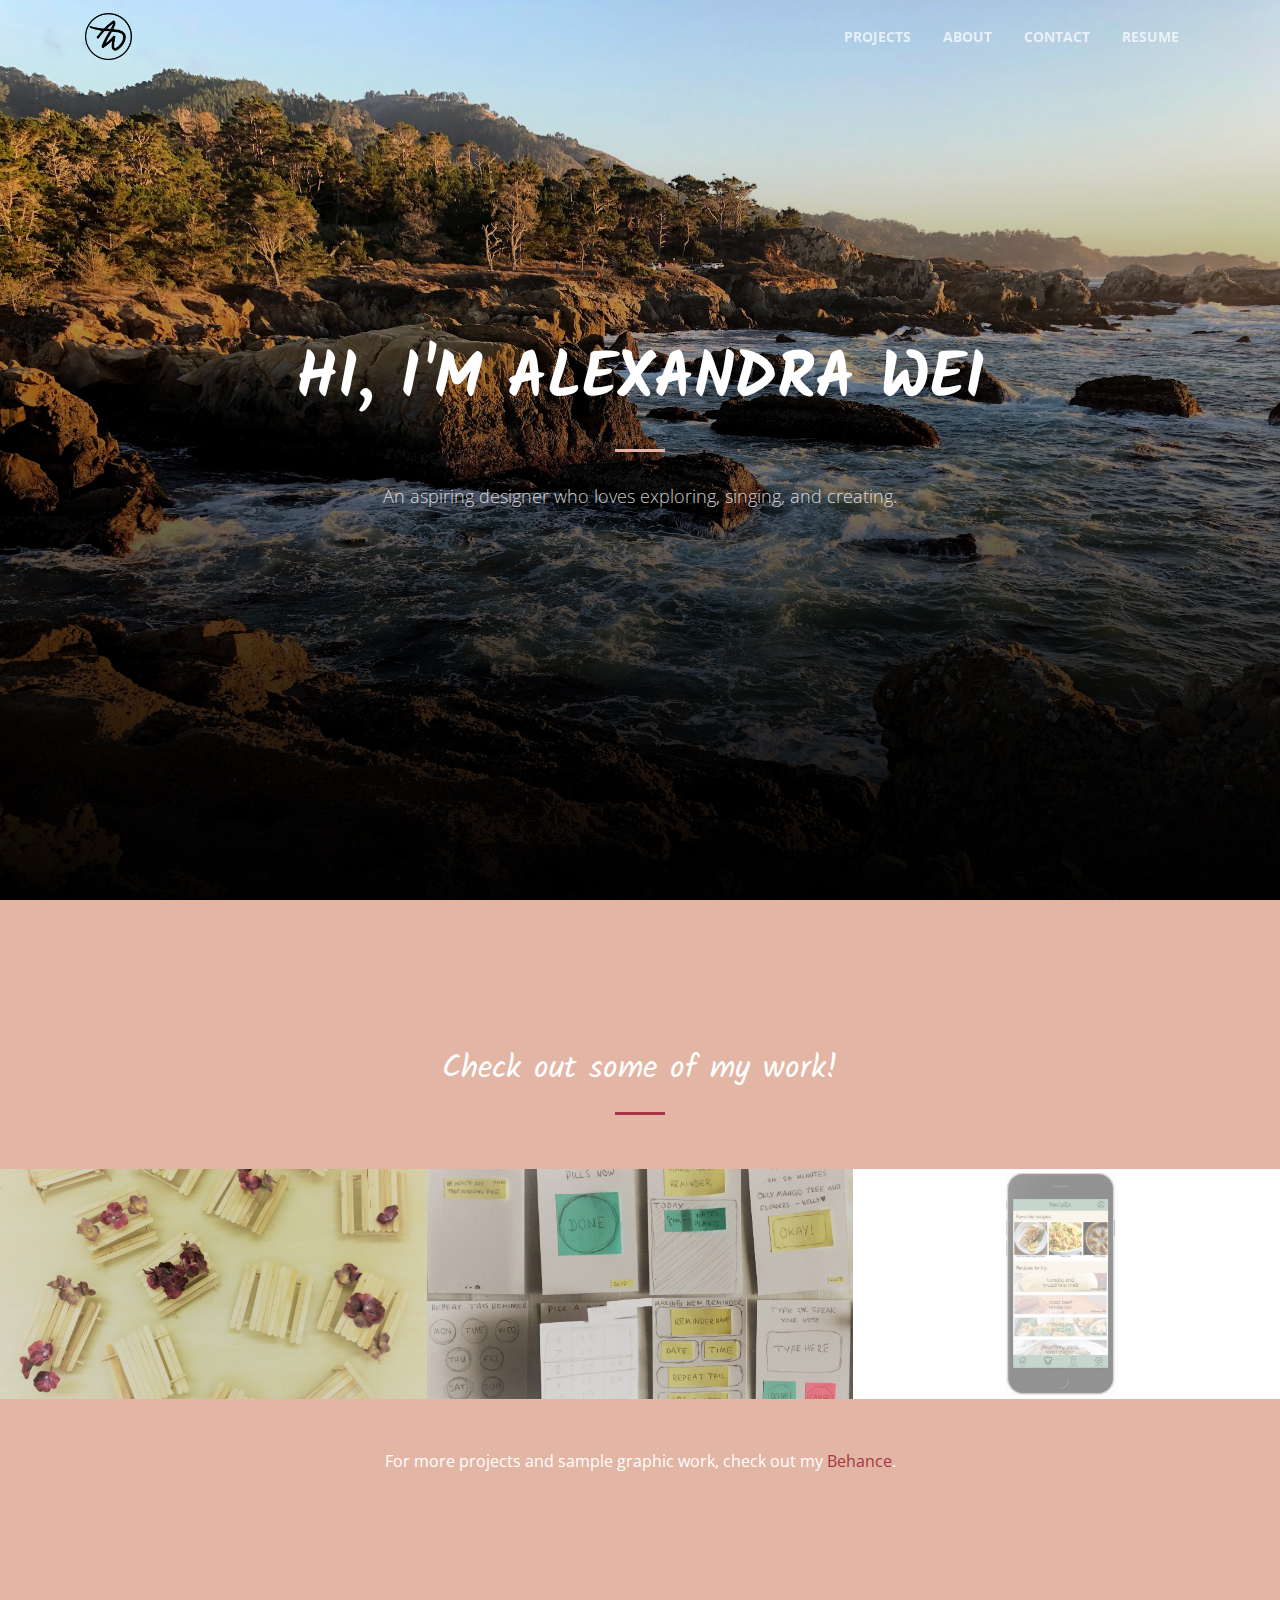
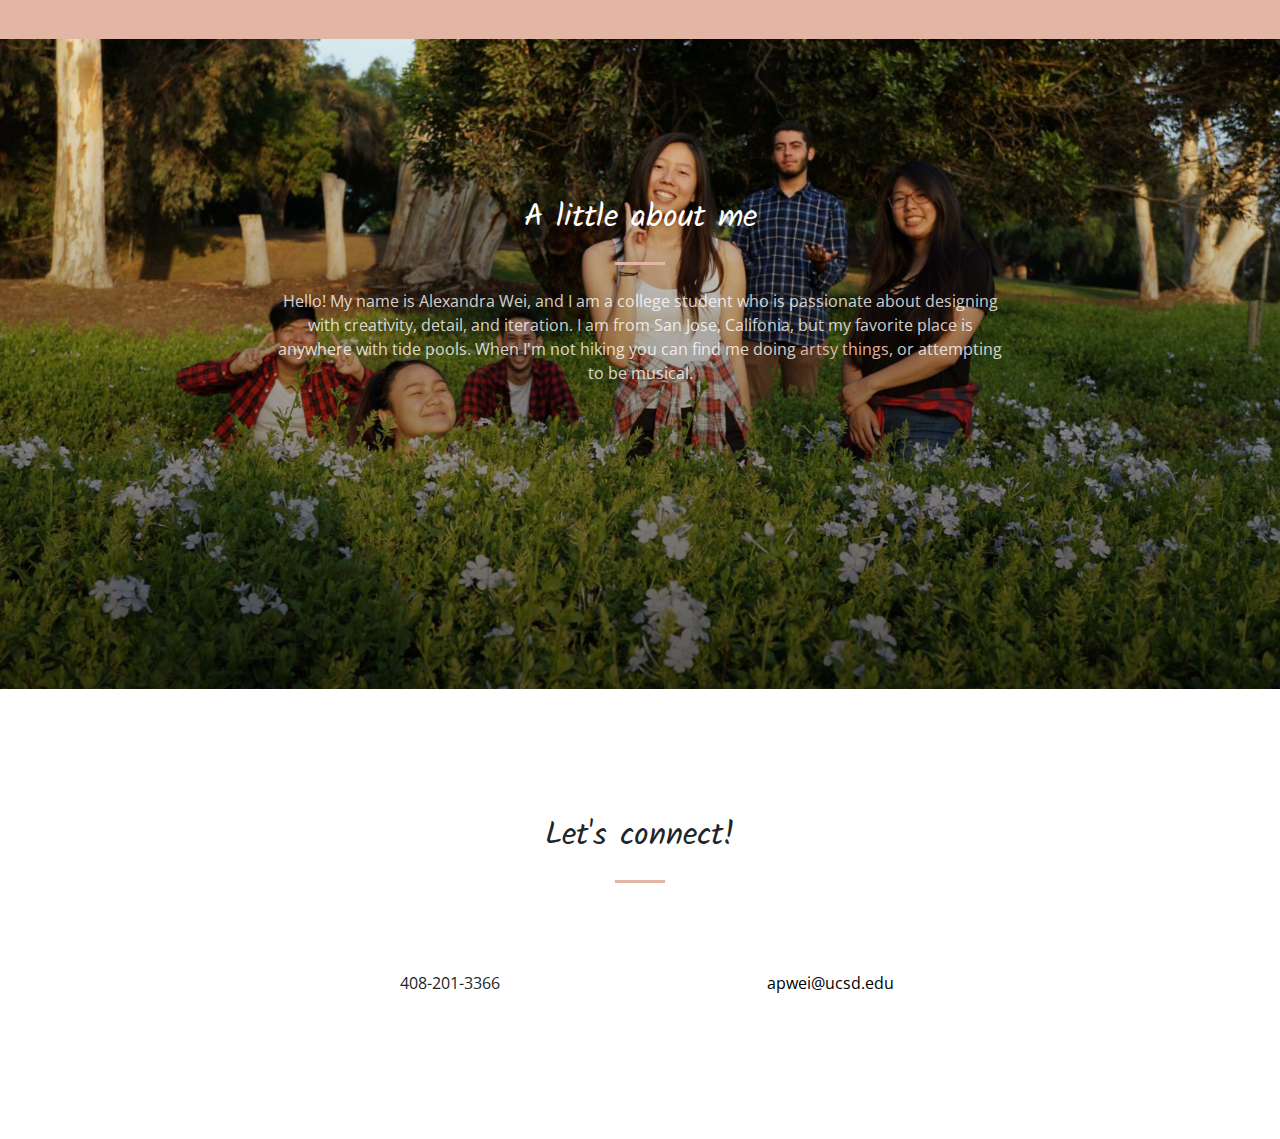
<file: index.html>
<!DOCTYPE html>
<html lang="en">

  <head>

    <meta charset="utf-8">
    <meta name="viewport" content="width=device-width, initial-scale=1, shrink-to-fit=no">
    <meta name="description" content="">
    <meta name="author" content="">

    <title>Alexandra Wei's Portfolio</title>

    <!-- Bootstrap core CSS -->
    <link href="vendor/bootstrap/css/bootstrap.min.css" rel="stylesheet">

    <!-- Custom fonts for this template -->
    <link href="vendor/fontawesome-free/css/all.min.css" rel="stylesheet" type="text/css">
    <link href='https://fonts.googleapis.com/css?family=Open+Sans:300italic,400italic,600italic,700italic,800italic,400,300,600,700,800' rel='stylesheet' type='text/css'>
    <link href="https://fonts.googleapis.com/css?family=Kalam" rel="stylesheet">


    <!-- Plugin CSS -->
    <link href="vendor/magnific-popup/magnific-popup.css" rel="stylesheet">

    <!-- Custom styles for this template -->
    <link href="css/creative.css" rel="stylesheet">

    <!-- favicon -->
    <link rel="icon" href="Images/logo.png">

  </head>

  <body id="page-top">

    <!-- Navigation -->
    <nav class="navbar navbar-expand-lg navbar-light fixed-top" id="mainNav">
      <div class="container">
        <a class="navbar-brand js-scroll-trigger" href="#page-top">
          <img class="img-logo" src="Images/logo.png" alt="logo" style="width: 47px;">
</a>
        <button class="navbar-toggler navbar-toggler-right" type="button" data-toggle="collapse" data-target="#navbarResponsive" aria-controls="navbarResponsive" aria-expanded="false" aria-label="Toggle navigation">
          <span class="navbar-toggler-icon"></span>
        </button>
        <div class="collapse navbar-collapse" id="navbarResponsive">
          <ul class="navbar-nav ml-auto">
            <li class="nav-item">
              <a class="nav-link js-scroll-trigger" href="#portfolio">Projects</a>
            </li>
            <li class="nav-item">
              <a class="nav-link js-scroll-trigger" href="#about">About</a>
            </li>
            <li class="nav-item">
              <a class="nav-link js-scroll-trigger" href="#contact">Contact</a>
            </li>
            <li class="nav-item">
              <a class="nav-link js-scroll-trigger" target="_blank" href="Resume_AlexandraWei.pdf">Resume</a>
            </li>
          </ul>
        </div>
      </div>
    </nav>

    <header class="masthead text-center text-white d-flex">
      <div class="container my-auto">
        <div class="row">
          <div class="col-lg-10 mx-auto">
            <h1 class="text-uppercase">
              <strong>Hi, I'm Alexandra Wei</strong>
            </h1>
            <hr>
          </div>
          <div class="col-lg-8 mx-auto">
            <p class="text-faded mb-5">An aspiring designer who loves exploring, singing, and creating. </p>
          </div>
        </div>
      </div>
    </header>

    <section class="bg-dark" id="portfolio">
        <div class="container">
        <div class="row">
            <div class="col-lg-8 mx-auto text-center">
                <h2 class="section-heading text-white">Check out some of my work!</h2>
                <hr class="my-4">
            </div>
        </div>
        </div>
    </section>

    <section class="p-0">
      <div class="container-fluid p-0">
        <div class="row no-gutters">
          <div class="col-lg-4">
            <a class="portfolio-box" target="_blank" href="https://www.behance.net/gallery/73803059/Hot-Glue-Gun-Redesign">
              <img class="img-fluid" src="img/portfolio/thumbnails/thumbnail1-01.jpg" alt="">
              <div class="portfolio-box-caption">
                <div class="portfolio-box-caption-content">
                  <div class="project-category text-faded">
                    Fall 2017
                  </div>
                  <div class="project-name">
                    Hot Glue Gun Redesign
                  </div>
                </div>
              </div>
            </a>
          </div>
          <div class="col-lg-4">
            <a class="portfolio-box" target="_blank" href="https://www.behance.net/gallery/73800409/Koalia">
              <img class="img-fluid" src="img/portfolio/thumbnails/thumbnail2-01.jpg" alt="">
              <div class="portfolio-box-caption">
                <div class="portfolio-box-caption-content">
                  <div class="project-category text-faded">
                    Summer 2018
                  </div>
                  <div class="project-name">
                    Koalia Care
                  </div>
                </div>
              </div>
            </a>
          </div>
          <div class="col-lg-4">
            <a class="portfolio-box" target="_blank" href="https://www.behance.net/gallery/73800311/RecipEx">
              <img class="img-fluid" src="img/portfolio/thumbnails/thumbnail3-01.jpg" alt="">
              <div class="portfolio-box-caption">
                <div class="portfolio-box-caption-content">
                  <div class="project-category text-faded">
                    Fall 2018
                  </div>
                  <div class="project-name">
                    Recipex
                  </div>
                </div>
              </div>
            </a>
          </div>
        </div>
      </div>
    </section>

    <section class="bg-dark" id="behance">
        <div class="container">
        <div class="row">
            <div class="col-lg-8 mx-auto text-center">
                <p class="text-white">For more projects and sample graphic work,
                  check out my <a target="_blank" href="https://www.behance.net/alexandrawe916">
                    Behance</a>.</p>
            </div>
        </div>
        </div>
    </section>

    <section class="bg-dark" id="about">
        <div class="container">
        <div class="row">
            <div class="col-lg-8 mx-auto text-center">
                <h2 class="section-heading text-white">A little about me</h2>
                <hr class="my-4">
                <p class="text-faded mb-4">Hello! My name is Alexandra Wei, and I am a
                  college student who is passionate about designing with creativity, detail, and iteration.
                  I am from San Jose, Califonia, but my favorite place is anywhere with tide pools.
                  When I'm not hiking you can find me doing
                  <a target="_blank" href="https://instagram.com/imprintthesand/">artsy things</a>, or attempting to be musical.</p>
            </div>
        </div>
        </div>
    </section>

    <section id="contact">
      <div class="container">
        <div class="row">
          <div class="col-lg-8 mx-auto text-center">
            <h2 class="section-heading">Let's connect!</h2>
            <hr class="my-4">
          </div>
        </div>
        <div class="row">
          <div class="col-lg-4 ml-auto text-center">
            <i class="fas fa-phone fa-3x mb-3 sr-contact-1"></i>
            <p>408-201-3366</p>
          </div>
          <div class="col-lg-4 mr-auto text-center">
            <i class="fas fa-envelope fa-3x mb-3 sr-contact-2"></i>
            <p>
              <a href="mailto:apwei@ucsd.edu">apwei@ucsd.edu</a>
            </p>
          </div>

        </div>

      </div>
    </section>

    <!-- Bootstrap core JavaScript -->
    <script src="vendor/jquery/jquery.min.js"></script>
    <script src="vendor/bootstrap/js/bootstrap.bundle.min.js"></script>

    <!-- Plugin JavaScript -->
    <script src="vendor/jquery-easing/jquery.easing.min.js"></script>
    <script src="vendor/scrollreveal/scrollreveal.min.js"></script>
    <script src="vendor/magnific-popup/jquery.magnific-popup.min.js"></script>

    <!-- Custom scripts for this template -->
    <script src="js/creative.js"></script>

  </body>

</html>
</file>
<file: vendor/fontawesome-free/css/all.min.css>
/*!
 * Font Awesome Free 5.3.1 by @fontawesome - https://fontawesome.com
 * License - https://fontawesome.com/license/free (Icons: CC BY 4.0, Fonts: SIL OFL 1.1, Code: MIT License)
 */
.fa,.fab,.fal,.far,.fas{-moz-osx-font-smoothing:grayscale;-webkit-font-smoothing:antialiased;display:inline-block;font-style:normal;font-variant:normal;text-rendering:auto;line-height:1}.fa-lg{font-size:1.33333em;line-height:.75em;vertical-align:-.0667em}.fa-xs{font-size:.75em}.fa-sm{font-size:.875em}.fa-1x{font-size:1em}.fa-2x{font-size:2em}.fa-3x{font-size:3em}.fa-4x{font-size:4em}.fa-5x{font-size:5em}.fa-6x{font-size:6em}.fa-7x{font-size:7em}.fa-8x{font-size:8em}.fa-9x{font-size:9em}.fa-10x{font-size:10em}.fa-fw{text-align:center;width:1.25em}.fa-ul{list-style-type:none;margin-left:2.5em;padding-left:0}.fa-ul>li{position:relative}.fa-li{left:-2em;position:absolute;text-align:center;width:2em;line-height:inherit}.fa-border{border:.08em solid #eee;border-radius:.1em;padding:.2em .25em .15em}.fa-pull-left{float:left}.fa-pull-right{float:right}.fa.fa-pull-left,.fab.fa-pull-left,.fal.fa-pull-left,.far.fa-pull-left,.fas.fa-pull-left{margin-right:.3em}.fa.fa-pull-right,.fab.fa-pull-right,.fal.fa-pull-right,.far.fa-pull-right,.fas.fa-pull-right{margin-left:.3em}.fa-spin{animation:fa-spin 2s infinite linear}.fa-pulse{animation:fa-spin 1s infinite steps(8)}@keyframes fa-spin{0%{transform:rotate(0deg)}to{transform:rotate(1turn)}}.fa-rotate-90{-ms-filter:"progid:DXImageTransform.Microsoft.BasicImage(rotation=1)";transform:rotate(90deg)}.fa-rotate-180{-ms-filter:"progid:DXImageTransform.Microsoft.BasicImage(rotation=2)";transform:rotate(180deg)}.fa-rotate-270{-ms-filter:"progid:DXImageTransform.Microsoft.BasicImage(rotation=3)";transform:rotate(270deg)}.fa-flip-horizontal{-ms-filter:"progid:DXImageTransform.Microsoft.BasicImage(rotation=0, mirror=1)";transform:scaleX(-1)}.fa-flip-vertical{transform:scaleY(-1)}.fa-flip-horizontal.fa-flip-vertical,.fa-flip-vertical{-ms-filter:"progid:DXImageTransform.Microsoft.BasicImage(rotation=2, mirror=1)"}.fa-flip-horizontal.fa-flip-vertical{transform:scale(-1)}:root .fa-flip-horizontal,:root .fa-flip-vertical,:root .fa-rotate-90,:root .fa-rotate-180,:root .fa-rotate-270{-webkit-filter:none;filter:none}.fa-stack{display:inline-block;height:2em;line-height:2em;position:relative;vertical-align:middle;width:2em}.fa-stack-1x,.fa-stack-2x{left:0;position:absolute;text-align:center;width:100%}.fa-stack-1x{line-height:inherit}.fa-stack-2x{font-size:2em}.fa-inverse{color:#fff}.fa-500px:before{content:"\f26e"}.fa-accessible-icon:before{content:"\f368"}.fa-accusoft:before{content:"\f369"}.fa-ad:before{content:"\f641"}.fa-address-book:before{content:"\f2b9"}.fa-address-card:before{content:"\f2bb"}.fa-adjust:before{content:"\f042"}.fa-adn:before{content:"\f170"}.fa-adversal:before{content:"\f36a"}.fa-affiliatetheme:before{content:"\f36b"}.fa-air-freshener:before{content:"\f5d0"}.fa-algolia:before{content:"\f36c"}.fa-align-center:before{content:"\f037"}.fa-align-justify:before{content:"\f039"}.fa-align-left:before{content:"\f036"}.fa-align-right:before{content:"\f038"}.fa-alipay:before{content:"\f642"}.fa-allergies:before{content:"\f461"}.fa-amazon:before{content:"\f270"}.fa-amazon-pay:before{content:"\f42c"}.fa-ambulance:before{content:"\f0f9"}.fa-american-sign-language-interpreting:before{content:"\f2a3"}.fa-amilia:before{content:"\f36d"}.fa-anchor:before{content:"\f13d"}.fa-android:before{content:"\f17b"}.fa-angellist:before{content:"\f209"}.fa-angle-double-down:before{content:"\f103"}.fa-angle-double-left:before{content:"\f100"}.fa-angle-double-right:before{content:"\f101"}.fa-angle-double-up:before{content:"\f102"}.fa-angle-down:before{content:"\f107"}.fa-angle-left:before{content:"\f104"}.fa-angle-right:before{content:"\f105"}.fa-angle-up:before{content:"\f106"}.fa-angry:before{content:"\f556"}.fa-angrycreative:before{content:"\f36e"}.fa-angular:before{content:"\f420"}.fa-ankh:before{content:"\f644"}.fa-app-store:before{content:"\f36f"}.fa-app-store-ios:before{content:"\f370"}.fa-apper:before{content:"\f371"}.fa-apple:before{content:"\f179"}.fa-apple-alt:before{content:"\f5d1"}.fa-apple-pay:before{content:"\f415"}.fa-archive:before{content:"\f187"}.fa-archway:before{content:"\f557"}.fa-arrow-alt-circle-down:before{content:"\f358"}.fa-arrow-alt-circle-left:before{content:"\f359"}.fa-arrow-alt-circle-right:before{content:"\f35a"}.fa-arrow-alt-circle-up:before{content:"\f35b"}.fa-arrow-circle-down:before{content:"\f0ab"}.fa-arrow-circle-left:before{content:"\f0a8"}.fa-arrow-circle-right:before{content:"\f0a9"}.fa-arrow-circle-up:before{content:"\f0aa"}.fa-arrow-down:before{content:"\f063"}.fa-arrow-left:before{content:"\f060"}.fa-arrow-right:before{content:"\f061"}.fa-arrow-up:before{content:"\f062"}.fa-arrows-alt:before{content:"\f0b2"}.fa-arrows-alt-h:before{content:"\f337"}.fa-arrows-alt-v:before{content:"\f338"}.fa-assistive-listening-systems:before{content:"\f2a2"}.fa-asterisk:before{content:"\f069"}.fa-asymmetrik:before{content:"\f372"}.fa-at:before{content:"\f1fa"}.fa-atlas:before{content:"\f558"}.fa-atom:before{content:"\f5d2"}.fa-audible:before{content:"\f373"}.fa-audio-description:before{content:"\f29e"}.fa-autoprefixer:before{content:"\f41c"}.fa-avianex:before{content:"\f374"}.fa-aviato:before{content:"\f421"}.fa-award:before{content:"\f559"}.fa-aws:before{content:"\f375"}.fa-backspace:before{content:"\f55a"}.fa-backward:before{content:"\f04a"}.fa-balance-scale:before{content:"\f24e"}.fa-ban:before{content:"\f05e"}.fa-band-aid:before{content:"\f462"}.fa-bandcamp:before{content:"\f2d5"}.fa-barcode:before{content:"\f02a"}.fa-bars:before{content:"\f0c9"}.fa-baseball-ball:before{content:"\f433"}.fa-basketball-ball:before{content:"\f434"}.fa-bath:before{content:"\f2cd"}.fa-battery-empty:before{content:"\f244"}.fa-battery-full:before{content:"\f240"}.fa-battery-half:before{content:"\f242"}.fa-battery-quarter:before{content:"\f243"}.fa-battery-three-quarters:before{content:"\f241"}.fa-bed:before{content:"\f236"}.fa-beer:before{content:"\f0fc"}.fa-behance:before{content:"\f1b4"}.fa-behance-square:before{content:"\f1b5"}.fa-bell:before{content:"\f0f3"}.fa-bell-slash:before{content:"\f1f6"}.fa-bezier-curve:before{content:"\f55b"}.fa-bible:before{content:"\f647"}.fa-bicycle:before{content:"\f206"}.fa-bimobject:before{content:"\f378"}.fa-binoculars:before{content:"\f1e5"}.fa-birthday-cake:before{content:"\f1fd"}.fa-bitbucket:before{content:"\f171"}.fa-bitcoin:before{content:"\f379"}.fa-bity:before{content:"\f37a"}.fa-black-tie:before{content:"\f27e"}.fa-blackberry:before{content:"\f37b"}.fa-blender:before{content:"\f517"}.fa-blind:before{content:"\f29d"}.fa-blogger:before{content:"\f37c"}.fa-blogger-b:before{content:"\f37d"}.fa-bluetooth:before{content:"\f293"}.fa-bluetooth-b:before{content:"\f294"}.fa-bold:before{content:"\f032"}.fa-bolt:before{content:"\f0e7"}.fa-bomb:before{content:"\f1e2"}.fa-bone:before{content:"\f5d7"}.fa-bong:before{content:"\f55c"}.fa-book:before{content:"\f02d"}.fa-book-open:before{content:"\f518"}.fa-book-reader:before{content:"\f5da"}.fa-bookmark:before{content:"\f02e"}.fa-bowling-ball:before{content:"\f436"}.fa-box:before{content:"\f466"}.fa-box-open:before{content:"\f49e"}.fa-boxes:before{content:"\f468"}.fa-braille:before{content:"\f2a1"}.fa-brain:before{content:"\f5dc"}.fa-briefcase:before{content:"\f0b1"}.fa-briefcase-medical:before{content:"\f469"}.fa-broadcast-tower:before{content:"\f519"}.fa-broom:before{content:"\f51a"}.fa-brush:before{content:"\f55d"}.fa-btc:before{content:"\f15a"}.fa-bug:before{content:"\f188"}.fa-building:before{content:"\f1ad"}.fa-bullhorn:before{content:"\f0a1"}.fa-bullseye:before{content:"\f140"}.fa-burn:before{content:"\f46a"}.fa-buromobelexperte:before{content:"\f37f"}.fa-bus:before{content:"\f207"}.fa-bus-alt:before{content:"\f55e"}.fa-business-time:before{content:"\f64a"}.fa-buysellads:before{content:"\f20d"}.fa-calculator:before{content:"\f1ec"}.fa-calendar:before{content:"\f133"}.fa-calendar-alt:before{content:"\f073"}.fa-calendar-check:before{content:"\f274"}.fa-calendar-minus:before{content:"\f272"}.fa-calendar-plus:before{content:"\f271"}.fa-calendar-times:before{content:"\f273"}.fa-camera:before{content:"\f030"}.fa-camera-retro:before{content:"\f083"}.fa-cannabis:before{content:"\f55f"}.fa-capsules:before{content:"\f46b"}.fa-car:before{content:"\f1b9"}.fa-car-alt:before{content:"\f5de"}.fa-car-battery:before{content:"\f5df"}.fa-car-crash:before{content:"\f5e1"}.fa-car-side:before{content:"\f5e4"}.fa-caret-down:before{content:"\f0d7"}.fa-caret-left:before{content:"\f0d9"}.fa-caret-right:before{content:"\f0da"}.fa-caret-square-down:before{content:"\f150"}.fa-caret-square-left:before{content:"\f191"}.fa-caret-square-right:before{content:"\f152"}.fa-caret-square-up:before{content:"\f151"}.fa-caret-up:before{content:"\f0d8"}.fa-cart-arrow-down:before{content:"\f218"}.fa-cart-plus:before{content:"\f217"}.fa-cc-amazon-pay:before{content:"\f42d"}.fa-cc-amex:before{content:"\f1f3"}.fa-cc-apple-pay:before{content:"\f416"}.fa-cc-diners-club:before{content:"\f24c"}.fa-cc-discover:before{content:"\f1f2"}.fa-cc-jcb:before{content:"\f24b"}.fa-cc-mastercard:before{content:"\f1f1"}.fa-cc-paypal:before{content:"\f1f4"}.fa-cc-stripe:before{content:"\f1f5"}.fa-cc-visa:before{content:"\f1f0"}.fa-centercode:before{content:"\f380"}.fa-certificate:before{content:"\f0a3"}.fa-chalkboard:before{content:"\f51b"}.fa-chalkboard-teacher:before{content:"\f51c"}.fa-charging-station:before{content:"\f5e7"}.fa-chart-area:before{content:"\f1fe"}.fa-chart-bar:before{content:"\f080"}.fa-chart-line:before{content:"\f201"}.fa-chart-pie:before{content:"\f200"}.fa-check:before{content:"\f00c"}.fa-check-circle:before{content:"\f058"}.fa-check-double:before{content:"\f560"}.fa-check-square:before{content:"\f14a"}.fa-chess:before{content:"\f439"}.fa-chess-bishop:before{content:"\f43a"}.fa-chess-board:before{content:"\f43c"}.fa-chess-king:before{content:"\f43f"}.fa-chess-knight:before{content:"\f441"}.fa-chess-pawn:before{content:"\f443"}.fa-chess-queen:before{content:"\f445"}.fa-chess-rook:before{content:"\f447"}.fa-chevron-circle-down:before{content:"\f13a"}.fa-chevron-circle-left:before{content:"\f137"}.fa-chevron-circle-right:before{content:"\f138"}.fa-chevron-circle-up:before{content:"\f139"}.fa-chevron-down:before{content:"\f078"}.fa-chevron-left:before{content:"\f053"}.fa-chevron-right:before{content:"\f054"}.fa-chevron-up:before{content:"\f077"}.fa-child:before{content:"\f1ae"}.fa-chrome:before{content:"\f268"}.fa-church:before{content:"\f51d"}.fa-circle:before{content:"\f111"}.fa-circle-notch:before{content:"\f1ce"}.fa-city:before{content:"\f64f"}.fa-clipboard:before{content:"\f328"}.fa-clipboard-check:before{content:"\f46c"}.fa-clipboard-list:before{content:"\f46d"}.fa-clock:before{content:"\f017"}.fa-clone:before{content:"\f24d"}.fa-closed-captioning:before{content:"\f20a"}.fa-cloud:before{content:"\f0c2"}.fa-cloud-download-alt:before{content:"\f381"}.fa-cloud-upload-alt:before{content:"\f382"}.fa-cloudscale:before{content:"\f383"}.fa-cloudsmith:before{content:"\f384"}.fa-cloudversify:before{content:"\f385"}.fa-cocktail:before{content:"\f561"}.fa-code:before{content:"\f121"}.fa-code-branch:before{content:"\f126"}.fa-codepen:before{content:"\f1cb"}.fa-codiepie:before{content:"\f284"}.fa-coffee:before{content:"\f0f4"}.fa-cog:before{content:"\f013"}.fa-cogs:before{content:"\f085"}.fa-coins:before{content:"\f51e"}.fa-columns:before{content:"\f0db"}.fa-comment:before{content:"\f075"}.fa-comment-alt:before{content:"\f27a"}.fa-comment-dollar:before{content:"\f651"}.fa-comment-dots:before{content:"\f4ad"}.fa-comment-slash:before{content:"\f4b3"}.fa-comments:before{content:"\f086"}.fa-comments-dollar:before{content:"\f653"}.fa-compact-disc:before{content:"\f51f"}.fa-compass:before{content:"\f14e"}.fa-compress:before{content:"\f066"}.fa-concierge-bell:before{content:"\f562"}.fa-connectdevelop:before{content:"\f20e"}.fa-contao:before{content:"\f26d"}.fa-cookie:before{content:"\f563"}.fa-cookie-bite:before{content:"\f564"}.fa-copy:before{content:"\f0c5"}.fa-copyright:before{content:"\f1f9"}.fa-couch:before{content:"\f4b8"}.fa-cpanel:before{content:"\f388"}.fa-creative-commons:before{content:"\f25e"}.fa-creative-commons-by:before{content:"\f4e7"}.fa-creative-commons-nc:before{content:"\f4e8"}.fa-creative-commons-nc-eu:before{content:"\f4e9"}.fa-creative-commons-nc-jp:before{content:"\f4ea"}.fa-creative-commons-nd:before{content:"\f4eb"}.fa-creative-commons-pd:before{content:"\f4ec"}.fa-creative-commons-pd-alt:before{content:"\f4ed"}.fa-creative-commons-remix:before{content:"\f4ee"}.fa-creative-commons-sa:before{content:"\f4ef"}.fa-creative-commons-sampling:before{content:"\f4f0"}.fa-creative-commons-sampling-plus:before{content:"\f4f1"}.fa-creative-commons-share:before{content:"\f4f2"}.fa-credit-card:before{content:"\f09d"}.fa-crop:before{content:"\f125"}.fa-crop-alt:before{content:"\f565"}.fa-cross:before{content:"\f654"}.fa-crosshairs:before{content:"\f05b"}.fa-crow:before{content:"\f520"}.fa-crown:before{content:"\f521"}.fa-css3:before{content:"\f13c"}.fa-css3-alt:before{content:"\f38b"}.fa-cube:before{content:"\f1b2"}.fa-cubes:before{content:"\f1b3"}.fa-cut:before{content:"\f0c4"}.fa-cuttlefish:before{content:"\f38c"}.fa-d-and-d:before{content:"\f38d"}.fa-dashcube:before{content:"\f210"}.fa-database:before{content:"\f1c0"}.fa-deaf:before{content:"\f2a4"}.fa-delicious:before{content:"\f1a5"}.fa-deploydog:before{content:"\f38e"}.fa-deskpro:before{content:"\f38f"}.fa-desktop:before{content:"\f108"}.fa-deviantart:before{content:"\f1bd"}.fa-dharmachakra:before{content:"\f655"}.fa-diagnoses:before{content:"\f470"}.fa-dice:before{content:"\f522"}.fa-dice-five:before{content:"\f523"}.fa-dice-four:before{content:"\f524"}.fa-dice-one:before{content:"\f525"}.fa-dice-six:before{content:"\f526"}.fa-dice-three:before{content:"\f527"}.fa-dice-two:before{content:"\f528"}.fa-digg:before{content:"\f1a6"}.fa-digital-ocean:before{content:"\f391"}.fa-digital-tachograph:before{content:"\f566"}.fa-directions:before{content:"\f5eb"}.fa-discord:before{content:"\f392"}.fa-discourse:before{content:"\f393"}.fa-divide:before{content:"\f529"}.fa-dizzy:before{content:"\f567"}.fa-dna:before{content:"\f471"}.fa-dochub:before{content:"\f394"}.fa-docker:before{content:"\f395"}.fa-dollar-sign:before{content:"\f155"}.fa-dolly:before{content:"\f472"}.fa-dolly-flatbed:before{content:"\f474"}.fa-donate:before{content:"\f4b9"}.fa-door-closed:before{content:"\f52a"}.fa-door-open:before{content:"\f52b"}.fa-dot-circle:before{content:"\f192"}.fa-dove:before{content:"\f4ba"}.fa-download:before{content:"\f019"}.fa-draft2digital:before{content:"\f396"}.fa-drafting-compass:before{content:"\f568"}.fa-draw-polygon:before{content:"\f5ee"}.fa-dribbble:before{content:"\f17d"}.fa-dribbble-square:before{content:"\f397"}.fa-dropbox:before{content:"\f16b"}.fa-drum:before{content:"\f569"}.fa-drum-steelpan:before{content:"\f56a"}.fa-drupal:before{content:"\f1a9"}.fa-dumbbell:before{content:"\f44b"}.fa-dyalog:before{content:"\f399"}.fa-earlybirds:before{content:"\f39a"}.fa-ebay:before{content:"\f4f4"}.fa-edge:before{content:"\f282"}.fa-edit:before{content:"\f044"}.fa-eject:before{content:"\f052"}.fa-elementor:before{content:"\f430"}.fa-ellipsis-h:before{content:"\f141"}.fa-ellipsis-v:before{content:"\f142"}.fa-ello:before{content:"\f5f1"}.fa-ember:before{content:"\f423"}.fa-empire:before{content:"\f1d1"}.fa-envelope:before{content:"\f0e0"}.fa-envelope-open:before{content:"\f2b6"}.fa-envelope-open-text:before{content:"\f658"}.fa-envelope-square:before{content:"\f199"}.fa-envira:before{content:"\f299"}.fa-equals:before{content:"\f52c"}.fa-eraser:before{content:"\f12d"}.fa-erlang:before{content:"\f39d"}.fa-ethereum:before{content:"\f42e"}.fa-etsy:before{content:"\f2d7"}.fa-euro-sign:before{content:"\f153"}.fa-exchange-alt:before{content:"\f362"}.fa-exclamation:before{content:"\f12a"}.fa-exclamation-circle:before{content:"\f06a"}.fa-exclamation-triangle:before{content:"\f071"}.fa-expand:before{content:"\f065"}.fa-expand-arrows-alt:before{content:"\f31e"}.fa-expeditedssl:before{content:"\f23e"}.fa-external-link-alt:before{content:"\f35d"}.fa-external-link-square-alt:before{content:"\f360"}.fa-eye:before{content:"\f06e"}.fa-eye-dropper:before{content:"\f1fb"}.fa-eye-slash:before{content:"\f070"}.fa-facebook:before{content:"\f09a"}.fa-facebook-f:before{content:"\f39e"}.fa-facebook-messenger:before{content:"\f39f"}.fa-facebook-square:before{content:"\f082"}.fa-fast-backward:before{content:"\f049"}.fa-fast-forward:before{content:"\f050"}.fa-fax:before{content:"\f1ac"}.fa-feather:before{content:"\f52d"}.fa-feather-alt:before{content:"\f56b"}.fa-female:before{content:"\f182"}.fa-fighter-jet:before{content:"\f0fb"}.fa-file:before{content:"\f15b"}.fa-file-alt:before{content:"\f15c"}.fa-file-archive:before{content:"\f1c6"}.fa-file-audio:before{content:"\f1c7"}.fa-file-code:before{content:"\f1c9"}.fa-file-contract:before{content:"\f56c"}.fa-file-download:before{content:"\f56d"}.fa-file-excel:before{content:"\f1c3"}.fa-file-export:before{content:"\f56e"}.fa-file-image:before{content:"\f1c5"}.fa-file-import:before{content:"\f56f"}.fa-file-invoice:before{content:"\f570"}.fa-file-invoice-dollar:before{content:"\f571"}.fa-file-medical:before{content:"\f477"}.fa-file-medical-alt:before{content:"\f478"}.fa-file-pdf:before{content:"\f1c1"}.fa-file-powerpoint:before{content:"\f1c4"}.fa-file-prescription:before{content:"\f572"}.fa-file-signature:before{content:"\f573"}.fa-file-upload:before{content:"\f574"}.fa-file-video:before{content:"\f1c8"}.fa-file-word:before{content:"\f1c2"}.fa-fill:before{content:"\f575"}.fa-fill-drip:before{content:"\f576"}.fa-film:before{content:"\f008"}.fa-filter:before{content:"\f0b0"}.fa-fingerprint:before{content:"\f577"}.fa-fire:before{content:"\f06d"}.fa-fire-extinguisher:before{content:"\f134"}.fa-firefox:before{content:"\f269"}.fa-first-aid:before{content:"\f479"}.fa-first-order:before{content:"\f2b0"}.fa-first-order-alt:before{content:"\f50a"}.fa-firstdraft:before{content:"\f3a1"}.fa-fish:before{content:"\f578"}.fa-flag:before{content:"\f024"}.fa-flag-checkered:before{content:"\f11e"}.fa-flask:before{content:"\f0c3"}.fa-flickr:before{content:"\f16e"}.fa-flipboard:before{content:"\f44d"}.fa-flushed:before{content:"\f579"}.fa-fly:before{content:"\f417"}.fa-folder:before{content:"\f07b"}.fa-folder-minus:before{content:"\f65d"}.fa-folder-open:before{content:"\f07c"}.fa-folder-plus:before{content:"\f65e"}.fa-font:before{content:"\f031"}.fa-font-awesome:before{content:"\f2b4"}.fa-font-awesome-alt:before{content:"\f35c"}.fa-font-awesome-flag:before{content:"\f425"}.fa-font-awesome-logo-full:before{content:"\f4e6"}.fa-fonticons:before{content:"\f280"}.fa-fonticons-fi:before{content:"\f3a2"}.fa-football-ball:before{content:"\f44e"}.fa-fort-awesome:before{content:"\f286"}.fa-fort-awesome-alt:before{content:"\f3a3"}.fa-forumbee:before{content:"\f211"}.fa-forward:before{content:"\f04e"}.fa-foursquare:before{content:"\f180"}.fa-free-code-camp:before{content:"\f2c5"}.fa-freebsd:before{content:"\f3a4"}.fa-frog:before{content:"\f52e"}.fa-frown:before{content:"\f119"}.fa-frown-open:before{content:"\f57a"}.fa-fulcrum:before{content:"\f50b"}.fa-funnel-dollar:before{content:"\f662"}.fa-futbol:before{content:"\f1e3"}.fa-galactic-republic:before{content:"\f50c"}.fa-galactic-senate:before{content:"\f50d"}.fa-gamepad:before{content:"\f11b"}.fa-gas-pump:before{content:"\f52f"}.fa-gavel:before{content:"\f0e3"}.fa-gem:before{content:"\f3a5"}.fa-genderless:before{content:"\f22d"}.fa-get-pocket:before{content:"\f265"}.fa-gg:before{content:"\f260"}.fa-gg-circle:before{content:"\f261"}.fa-gift:before{content:"\f06b"}.fa-git:before{content:"\f1d3"}.fa-git-square:before{content:"\f1d2"}.fa-github:before{content:"\f09b"}.fa-github-alt:before{content:"\f113"}.fa-github-square:before{content:"\f092"}.fa-gitkraken:before{content:"\f3a6"}.fa-gitlab:before{content:"\f296"}.fa-gitter:before{content:"\f426"}.fa-glass-martini:before{content:"\f000"}.fa-glass-martini-alt:before{content:"\f57b"}.fa-glasses:before{content:"\f530"}.fa-glide:before{content:"\f2a5"}.fa-glide-g:before{content:"\f2a6"}.fa-globe:before{content:"\f0ac"}.fa-globe-africa:before{content:"\f57c"}.fa-globe-americas:before{content:"\f57d"}.fa-globe-asia:before{content:"\f57e"}.fa-gofore:before{content:"\f3a7"}.fa-golf-ball:before{content:"\f450"}.fa-goodreads:before{content:"\f3a8"}.fa-goodreads-g:before{content:"\f3a9"}.fa-google:before{content:"\f1a0"}.fa-google-drive:before{content:"\f3aa"}.fa-google-play:before{content:"\f3ab"}.fa-google-plus:before{content:"\f2b3"}.fa-google-plus-g:before{content:"\f0d5"}.fa-google-plus-square:before{content:"\f0d4"}.fa-google-wallet:before{content:"\f1ee"}.fa-gopuram:before{content:"\f664"}.fa-graduation-cap:before{content:"\f19d"}.fa-gratipay:before{content:"\f184"}.fa-grav:before{content:"\f2d6"}.fa-greater-than:before{content:"\f531"}.fa-greater-than-equal:before{content:"\f532"}.fa-grimace:before{content:"\f57f"}.fa-grin:before{content:"\f580"}.fa-grin-alt:before{content:"\f581"}.fa-grin-beam:before{content:"\f582"}.fa-grin-beam-sweat:before{content:"\f583"}.fa-grin-hearts:before{content:"\f584"}.fa-grin-squint:before{content:"\f585"}.fa-grin-squint-tears:before{content:"\f586"}.fa-grin-stars:before{content:"\f587"}.fa-grin-tears:before{content:"\f588"}.fa-grin-tongue:before{content:"\f589"}.fa-grin-tongue-squint:before{content:"\f58a"}.fa-grin-tongue-wink:before{content:"\f58b"}.fa-grin-wink:before{content:"\f58c"}.fa-grip-horizontal:before{content:"\f58d"}.fa-grip-vertical:before{content:"\f58e"}.fa-gripfire:before{content:"\f3ac"}.fa-grunt:before{content:"\f3ad"}.fa-gulp:before{content:"\f3ae"}.fa-h-square:before{content:"\f0fd"}.fa-hacker-news:before{content:"\f1d4"}.fa-hacker-news-square:before{content:"\f3af"}.fa-hackerrank:before{content:"\f5f7"}.fa-hamsa:before{content:"\f665"}.fa-hand-holding:before{content:"\f4bd"}.fa-hand-holding-heart:before{content:"\f4be"}.fa-hand-holding-usd:before{content:"\f4c0"}.fa-hand-lizard:before{content:"\f258"}.fa-hand-paper:before{content:"\f256"}.fa-hand-peace:before{content:"\f25b"}.fa-hand-point-down:before{content:"\f0a7"}.fa-hand-point-left:before{content:"\f0a5"}.fa-hand-point-right:before{content:"\f0a4"}.fa-hand-point-up:before{content:"\f0a6"}.fa-hand-pointer:before{content:"\f25a"}.fa-hand-rock:before{content:"\f255"}.fa-hand-scissors:before{content:"\f257"}.fa-hand-spock:before{content:"\f259"}.fa-hands:before{content:"\f4c2"}.fa-hands-helping:before{content:"\f4c4"}.fa-handshake:before{content:"\f2b5"}.fa-hashtag:before{content:"\f292"}.fa-haykal:before{content:"\f666"}.fa-hdd:before{content:"\f0a0"}.fa-heading:before{content:"\f1dc"}.fa-headphones:before{content:"\f025"}.fa-headphones-alt:before{content:"\f58f"}.fa-headset:before{content:"\f590"}.fa-heart:before{content:"\f004"}.fa-heartbeat:before{content:"\f21e"}.fa-helicopter:before{content:"\f533"}.fa-highlighter:before{content:"\f591"}.fa-hips:before{content:"\f452"}.fa-hire-a-helper:before{content:"\f3b0"}.fa-history:before{content:"\f1da"}.fa-hockey-puck:before{content:"\f453"}.fa-home:before{content:"\f015"}.fa-hooli:before{content:"\f427"}.fa-hornbill:before{content:"\f592"}.fa-hospital:before{content:"\f0f8"}.fa-hospital-alt:before{content:"\f47d"}.fa-hospital-symbol:before{content:"\f47e"}.fa-hot-tub:before{content:"\f593"}.fa-hotel:before{content:"\f594"}.fa-hotjar:before{content:"\f3b1"}.fa-hourglass:before{content:"\f254"}.fa-hourglass-end:before{content:"\f253"}.fa-hourglass-half:before{content:"\f252"}.fa-hourglass-start:before{content:"\f251"}.fa-houzz:before{content:"\f27c"}.fa-html5:before{content:"\f13b"}.fa-hubspot:before{content:"\f3b2"}.fa-i-cursor:before{content:"\f246"}.fa-id-badge:before{content:"\f2c1"}.fa-id-card:before{content:"\f2c2"}.fa-id-card-alt:before{content:"\f47f"}.fa-image:before{content:"\f03e"}.fa-images:before{content:"\f302"}.fa-imdb:before{content:"\f2d8"}.fa-inbox:before{content:"\f01c"}.fa-indent:before{content:"\f03c"}.fa-industry:before{content:"\f275"}.fa-infinity:before{content:"\f534"}.fa-info:before{content:"\f129"}.fa-info-circle:before{content:"\f05a"}.fa-instagram:before{content:"\f16d"}.fa-internet-explorer:before{content:"\f26b"}.fa-ioxhost:before{content:"\f208"}.fa-italic:before{content:"\f033"}.fa-itunes:before{content:"\f3b4"}.fa-itunes-note:before{content:"\f3b5"}.fa-java:before{content:"\f4e4"}.fa-jedi:before{content:"\f669"}.fa-jedi-order:before{content:"\f50e"}.fa-jenkins:before{content:"\f3b6"}.fa-joget:before{content:"\f3b7"}.fa-joint:before{content:"\f595"}.fa-joomla:before{content:"\f1aa"}.fa-journal-whills:before{content:"\f66a"}.fa-js:before{content:"\f3b8"}.fa-js-square:before{content:"\f3b9"}.fa-jsfiddle:before{content:"\f1cc"}.fa-kaaba:before{content:"\f66b"}.fa-kaggle:before{content:"\f5fa"}.fa-key:before{content:"\f084"}.fa-keybase:before{content:"\f4f5"}.fa-keyboard:before{content:"\f11c"}.fa-keycdn:before{content:"\f3ba"}.fa-khanda:before{content:"\f66d"}.fa-kickstarter:before{content:"\f3bb"}.fa-kickstarter-k:before{content:"\f3bc"}.fa-kiss:before{content:"\f596"}.fa-kiss-beam:before{content:"\f597"}.fa-kiss-wink-heart:before{content:"\f598"}.fa-kiwi-bird:before{content:"\f535"}.fa-korvue:before{content:"\f42f"}.fa-landmark:before{content:"\f66f"}.fa-language:before{content:"\f1ab"}.fa-laptop:before{content:"\f109"}.fa-laptop-code:before{content:"\f5fc"}.fa-laravel:before{content:"\f3bd"}.fa-lastfm:before{content:"\f202"}.fa-lastfm-square:before{content:"\f203"}.fa-laugh:before{content:"\f599"}.fa-laugh-beam:before{content:"\f59a"}.fa-laugh-squint:before{content:"\f59b"}.fa-laugh-wink:before{content:"\f59c"}.fa-layer-group:before{content:"\f5fd"}.fa-leaf:before{content:"\f06c"}.fa-leanpub:before{content:"\f212"}.fa-lemon:before{content:"\f094"}.fa-less:before{content:"\f41d"}.fa-less-than:before{content:"\f536"}.fa-less-than-equal:before{content:"\f537"}.fa-level-down-alt:before{content:"\f3be"}.fa-level-up-alt:before{content:"\f3bf"}.fa-life-ring:before{content:"\f1cd"}.fa-lightbulb:before{content:"\f0eb"}.fa-line:before{content:"\f3c0"}.fa-link:before{content:"\f0c1"}.fa-linkedin:before{content:"\f08c"}.fa-linkedin-in:before{content:"\f0e1"}.fa-linode:before{content:"\f2b8"}.fa-linux:before{content:"\f17c"}.fa-lira-sign:before{content:"\f195"}.fa-list:before{content:"\f03a"}.fa-list-alt:before{content:"\f022"}.fa-list-ol:before{content:"\f0cb"}.fa-list-ul:before{content:"\f0ca"}.fa-location-arrow:before{content:"\f124"}.fa-lock:before{content:"\f023"}.fa-lock-open:before{content:"\f3c1"}.fa-long-arrow-alt-down:before{content:"\f309"}.fa-long-arrow-alt-left:before{content:"\f30a"}.fa-long-arrow-alt-right:before{content:"\f30b"}.fa-long-arrow-alt-up:before{content:"\f30c"}.fa-low-vision:before{content:"\f2a8"}.fa-luggage-cart:before{content:"\f59d"}.fa-lyft:before{content:"\f3c3"}.fa-magento:before{content:"\f3c4"}.fa-magic:before{content:"\f0d0"}.fa-magnet:before{content:"\f076"}.fa-mail-bulk:before{content:"\f674"}.fa-mailchimp:before{content:"\f59e"}.fa-male:before{content:"\f183"}.fa-mandalorian:before{content:"\f50f"}.fa-map:before{content:"\f279"}.fa-map-marked:before{content:"\f59f"}.fa-map-marked-alt:before{content:"\f5a0"}.fa-map-marker:before{content:"\f041"}.fa-map-marker-alt:before{content:"\f3c5"}.fa-map-pin:before{content:"\f276"}.fa-map-signs:before{content:"\f277"}.fa-markdown:before{content:"\f60f"}.fa-marker:before{content:"\f5a1"}.fa-mars:before{content:"\f222"}.fa-mars-double:before{content:"\f227"}.fa-mars-stroke:before{content:"\f229"}.fa-mars-stroke-h:before{content:"\f22b"}.fa-mars-stroke-v:before{content:"\f22a"}.fa-mastodon:before{content:"\f4f6"}.fa-maxcdn:before{content:"\f136"}.fa-medal:before{content:"\f5a2"}.fa-medapps:before{content:"\f3c6"}.fa-medium:before{content:"\f23a"}.fa-medium-m:before{content:"\f3c7"}.fa-medkit:before{content:"\f0fa"}.fa-medrt:before{content:"\f3c8"}.fa-meetup:before{content:"\f2e0"}.fa-megaport:before{content:"\f5a3"}.fa-meh:before{content:"\f11a"}.fa-meh-blank:before{content:"\f5a4"}.fa-meh-rolling-eyes:before{content:"\f5a5"}.fa-memory:before{content:"\f538"}.fa-menorah:before{content:"\f676"}.fa-mercury:before{content:"\f223"}.fa-microchip:before{content:"\f2db"}.fa-microphone:before{content:"\f130"}.fa-microphone-alt:before{content:"\f3c9"}.fa-microphone-alt-slash:before{content:"\f539"}.fa-microphone-slash:before{content:"\f131"}.fa-microscope:before{content:"\f610"}.fa-microsoft:before{content:"\f3ca"}.fa-minus:before{content:"\f068"}.fa-minus-circle:before{content:"\f056"}.fa-minus-square:before{content:"\f146"}.fa-mix:before{content:"\f3cb"}.fa-mixcloud:before{content:"\f289"}.fa-mizuni:before{content:"\f3cc"}.fa-mobile:before{content:"\f10b"}.fa-mobile-alt:before{content:"\f3cd"}.fa-modx:before{content:"\f285"}.fa-monero:before{content:"\f3d0"}.fa-money-bill:before{content:"\f0d6"}.fa-money-bill-alt:before{content:"\f3d1"}.fa-money-bill-wave:before{content:"\f53a"}.fa-money-bill-wave-alt:before{content:"\f53b"}.fa-money-check:before{content:"\f53c"}.fa-money-check-alt:before{content:"\f53d"}.fa-monument:before{content:"\f5a6"}.fa-moon:before{content:"\f186"}.fa-mortar-pestle:before{content:"\f5a7"}.fa-mosque:before{content:"\f678"}.fa-motorcycle:before{content:"\f21c"}.fa-mouse-pointer:before{content:"\f245"}.fa-music:before{content:"\f001"}.fa-napster:before{content:"\f3d2"}.fa-neos:before{content:"\f612"}.fa-neuter:before{content:"\f22c"}.fa-newspaper:before{content:"\f1ea"}.fa-nimblr:before{content:"\f5a8"}.fa-nintendo-switch:before{content:"\f418"}.fa-node:before{content:"\f419"}.fa-node-js:before{content:"\f3d3"}.fa-not-equal:before{content:"\f53e"}.fa-notes-medical:before{content:"\f481"}.fa-npm:before{content:"\f3d4"}.fa-ns8:before{content:"\f3d5"}.fa-nutritionix:before{content:"\f3d6"}.fa-object-group:before{content:"\f247"}.fa-object-ungroup:before{content:"\f248"}.fa-odnoklassniki:before{content:"\f263"}.fa-odnoklassniki-square:before{content:"\f264"}.fa-oil-can:before{content:"\f613"}.fa-old-republic:before{content:"\f510"}.fa-om:before{content:"\f679"}.fa-opencart:before{content:"\f23d"}.fa-openid:before{content:"\f19b"}.fa-opera:before{content:"\f26a"}.fa-optin-monster:before{content:"\f23c"}.fa-osi:before{content:"\f41a"}.fa-outdent:before{content:"\f03b"}.fa-page4:before{content:"\f3d7"}.fa-pagelines:before{content:"\f18c"}.fa-paint-brush:before{content:"\f1fc"}.fa-paint-roller:before{content:"\f5aa"}.fa-palette:before{content:"\f53f"}.fa-palfed:before{content:"\f3d8"}.fa-pallet:before{content:"\f482"}.fa-paper-plane:before{content:"\f1d8"}.fa-paperclip:before{content:"\f0c6"}.fa-parachute-box:before{content:"\f4cd"}.fa-paragraph:before{content:"\f1dd"}.fa-parking:before{content:"\f540"}.fa-passport:before{content:"\f5ab"}.fa-pastafarianism:before{content:"\f67b"}.fa-paste:before{content:"\f0ea"}.fa-patreon:before{content:"\f3d9"}.fa-pause:before{content:"\f04c"}.fa-pause-circle:before{content:"\f28b"}.fa-paw:before{content:"\f1b0"}.fa-paypal:before{content:"\f1ed"}.fa-peace:before{content:"\f67c"}.fa-pen:before{content:"\f304"}.fa-pen-alt:before{content:"\f305"}.fa-pen-fancy:before{content:"\f5ac"}.fa-pen-nib:before{content:"\f5ad"}.fa-pen-square:before{content:"\f14b"}.fa-pencil-alt:before{content:"\f303"}.fa-pencil-ruler:before{content:"\f5ae"}.fa-people-carry:before{content:"\f4ce"}.fa-percent:before{content:"\f295"}.fa-percentage:before{content:"\f541"}.fa-periscope:before{content:"\f3da"}.fa-phabricator:before{content:"\f3db"}.fa-phoenix-framework:before{content:"\f3dc"}.fa-phoenix-squadron:before{content:"\f511"}.fa-phone:before{content:"\f095"}.fa-phone-slash:before{content:"\f3dd"}.fa-phone-square:before{content:"\f098"}.fa-phone-volume:before{content:"\f2a0"}.fa-php:before{content:"\f457"}.fa-pied-piper:before{content:"\f2ae"}.fa-pied-piper-alt:before{content:"\f1a8"}.fa-pied-piper-hat:before{content:"\f4e5"}.fa-pied-piper-pp:before{content:"\f1a7"}.fa-piggy-bank:before{content:"\f4d3"}.fa-pills:before{content:"\f484"}.fa-pinterest:before{content:"\f0d2"}.fa-pinterest-p:before{content:"\f231"}.fa-pinterest-square:before{content:"\f0d3"}.fa-place-of-worship:before{content:"\f67f"}.fa-plane:before{content:"\f072"}.fa-plane-arrival:before{content:"\f5af"}.fa-plane-departure:before{content:"\f5b0"}.fa-play:before{content:"\f04b"}.fa-play-circle:before{content:"\f144"}.fa-playstation:before{content:"\f3df"}.fa-plug:before{content:"\f1e6"}.fa-plus:before{content:"\f067"}.fa-plus-circle:before{content:"\f055"}.fa-plus-square:before{content:"\f0fe"}.fa-podcast:before{content:"\f2ce"}.fa-poll:before{content:"\f681"}.fa-poll-h:before{content:"\f682"}.fa-poo:before{content:"\f2fe"}.fa-poop:before{content:"\f619"}.fa-portrait:before{content:"\f3e0"}.fa-pound-sign:before{content:"\f154"}.fa-power-off:before{content:"\f011"}.fa-pray:before{content:"\f683"}.fa-praying-hands:before{content:"\f684"}.fa-prescription:before{content:"\f5b1"}.fa-prescription-bottle:before{content:"\f485"}.fa-prescription-bottle-alt:before{content:"\f486"}.fa-print:before{content:"\f02f"}.fa-procedures:before{content:"\f487"}.fa-product-hunt:before{content:"\f288"}.fa-project-diagram:before{content:"\f542"}.fa-pushed:before{content:"\f3e1"}.fa-puzzle-piece:before{content:"\f12e"}.fa-python:before{content:"\f3e2"}.fa-qq:before{content:"\f1d6"}.fa-qrcode:before{content:"\f029"}.fa-question:before{content:"\f128"}.fa-question-circle:before{content:"\f059"}.fa-quidditch:before{content:"\f458"}.fa-quinscape:before{content:"\f459"}.fa-quora:before{content:"\f2c4"}.fa-quote-left:before{content:"\f10d"}.fa-quote-right:before{content:"\f10e"}.fa-quran:before{content:"\f687"}.fa-r-project:before{content:"\f4f7"}.fa-random:before{content:"\f074"}.fa-ravelry:before{content:"\f2d9"}.fa-react:before{content:"\f41b"}.fa-readme:before{content:"\f4d5"}.fa-rebel:before{content:"\f1d0"}.fa-receipt:before{content:"\f543"}.fa-recycle:before{content:"\f1b8"}.fa-red-river:before{content:"\f3e3"}.fa-reddit:before{content:"\f1a1"}.fa-reddit-alien:before{content:"\f281"}.fa-reddit-square:before{content:"\f1a2"}.fa-redo:before{content:"\f01e"}.fa-redo-alt:before{content:"\f2f9"}.fa-registered:before{content:"\f25d"}.fa-rendact:before{content:"\f3e4"}.fa-renren:before{content:"\f18b"}.fa-reply:before{content:"\f3e5"}.fa-reply-all:before{content:"\f122"}.fa-replyd:before{content:"\f3e6"}.fa-researchgate:before{content:"\f4f8"}.fa-resolving:before{content:"\f3e7"}.fa-retweet:before{content:"\f079"}.fa-rev:before{content:"\f5b2"}.fa-ribbon:before{content:"\f4d6"}.fa-road:before{content:"\f018"}.fa-robot:before{content:"\f544"}.fa-rocket:before{content:"\f135"}.fa-rocketchat:before{content:"\f3e8"}.fa-rockrms:before{content:"\f3e9"}.fa-route:before{content:"\f4d7"}.fa-rss:before{content:"\f09e"}.fa-rss-square:before{content:"\f143"}.fa-ruble-sign:before{content:"\f158"}.fa-ruler:before{content:"\f545"}.fa-ruler-combined:before{content:"\f546"}.fa-ruler-horizontal:before{content:"\f547"}.fa-ruler-vertical:before{content:"\f548"}.fa-rupee-sign:before{content:"\f156"}.fa-sad-cry:before{content:"\f5b3"}.fa-sad-tear:before{content:"\f5b4"}.fa-safari:before{content:"\f267"}.fa-sass:before{content:"\f41e"}.fa-save:before{content:"\f0c7"}.fa-schlix:before{content:"\f3ea"}.fa-school:before{content:"\f549"}.fa-screwdriver:before{content:"\f54a"}.fa-scribd:before{content:"\f28a"}.fa-search:before{content:"\f002"}.fa-search-dollar:before{content:"\f688"}.fa-search-location:before{content:"\f689"}.fa-search-minus:before{content:"\f010"}.fa-search-plus:before{content:"\f00e"}.fa-searchengin:before{content:"\f3eb"}.fa-seedling:before{content:"\f4d8"}.fa-sellcast:before{content:"\f2da"}.fa-sellsy:before{content:"\f213"}.fa-server:before{content:"\f233"}.fa-servicestack:before{content:"\f3ec"}.fa-shapes:before{content:"\f61f"}.fa-share:before{content:"\f064"}.fa-share-alt:before{content:"\f1e0"}.fa-share-alt-square:before{content:"\f1e1"}.fa-share-square:before{content:"\f14d"}.fa-shekel-sign:before{content:"\f20b"}.fa-shield-alt:before{content:"\f3ed"}.fa-ship:before{content:"\f21a"}.fa-shipping-fast:before{content:"\f48b"}.fa-shirtsinbulk:before{content:"\f214"}.fa-shoe-prints:before{content:"\f54b"}.fa-shopping-bag:before{content:"\f290"}.fa-shopping-basket:before{content:"\f291"}.fa-shopping-cart:before{content:"\f07a"}.fa-shopware:before{content:"\f5b5"}.fa-shower:before{content:"\f2cc"}.fa-shuttle-van:before{content:"\f5b6"}.fa-sign:before{content:"\f4d9"}.fa-sign-in-alt:before{content:"\f2f6"}.fa-sign-language:before{content:"\f2a7"}.fa-sign-out-alt:before{content:"\f2f5"}.fa-signal:before{content:"\f012"}.fa-signature:before{content:"\f5b7"}.fa-simplybuilt:before{content:"\f215"}.fa-sistrix:before{content:"\f3ee"}.fa-sitemap:before{content:"\f0e8"}.fa-sith:before{content:"\f512"}.fa-skull:before{content:"\f54c"}.fa-skyatlas:before{content:"\f216"}.fa-skype:before{content:"\f17e"}.fa-slack:before{content:"\f198"}.fa-slack-hash:before{content:"\f3ef"}.fa-sliders-h:before{content:"\f1de"}.fa-slideshare:before{content:"\f1e7"}.fa-smile:before{content:"\f118"}.fa-smile-beam:before{content:"\f5b8"}.fa-smile-wink:before{content:"\f4da"}.fa-smoking:before{content:"\f48d"}.fa-smoking-ban:before{content:"\f54d"}.fa-snapchat:before{content:"\f2ab"}.fa-snapchat-ghost:before{content:"\f2ac"}.fa-snapchat-square:before{content:"\f2ad"}.fa-snowflake:before{content:"\f2dc"}.fa-socks:before{content:"\f696"}.fa-solar-panel:before{content:"\f5ba"}.fa-sort:before{content:"\f0dc"}.fa-sort-alpha-down:before{content:"\f15d"}.fa-sort-alpha-up:before{content:"\f15e"}.fa-sort-amount-down:before{content:"\f160"}.fa-sort-amount-up:before{content:"\f161"}.fa-sort-down:before{content:"\f0dd"}.fa-sort-numeric-down:before{content:"\f162"}.fa-sort-numeric-up:before{content:"\f163"}.fa-sort-up:before{content:"\f0de"}.fa-soundcloud:before{content:"\f1be"}.fa-spa:before{content:"\f5bb"}.fa-space-shuttle:before{content:"\f197"}.fa-speakap:before{content:"\f3f3"}.fa-spinner:before{content:"\f110"}.fa-splotch:before{content:"\f5bc"}.fa-spotify:before{content:"\f1bc"}.fa-spray-can:before{content:"\f5bd"}.fa-square:before{content:"\f0c8"}.fa-square-full:before{content:"\f45c"}.fa-square-root-alt:before{content:"\f698"}.fa-squarespace:before{content:"\f5be"}.fa-stack-exchange:before{content:"\f18d"}.fa-stack-overflow:before{content:"\f16c"}.fa-stamp:before{content:"\f5bf"}.fa-star:before{content:"\f005"}.fa-star-and-crescent:before{content:"\f699"}.fa-star-half:before{content:"\f089"}.fa-star-half-alt:before{content:"\f5c0"}.fa-star-of-david:before{content:"\f69a"}.fa-star-of-life:before{content:"\f621"}.fa-staylinked:before{content:"\f3f5"}.fa-steam:before{content:"\f1b6"}.fa-steam-square:before{content:"\f1b7"}.fa-steam-symbol:before{content:"\f3f6"}.fa-step-backward:before{content:"\f048"}.fa-step-forward:before{content:"\f051"}.fa-stethoscope:before{content:"\f0f1"}.fa-sticker-mule:before{content:"\f3f7"}.fa-sticky-note:before{content:"\f249"}.fa-stop:before{content:"\f04d"}.fa-stop-circle:before{content:"\f28d"}.fa-stopwatch:before{content:"\f2f2"}.fa-store:before{content:"\f54e"}.fa-store-alt:before{content:"\f54f"}.fa-strava:before{content:"\f428"}.fa-stream:before{content:"\f550"}.fa-street-view:before{content:"\f21d"}.fa-strikethrough:before{content:"\f0cc"}.fa-stripe:before{content:"\f429"}.fa-stripe-s:before{content:"\f42a"}.fa-stroopwafel:before{content:"\f551"}.fa-studiovinari:before{content:"\f3f8"}.fa-stumbleupon:before{content:"\f1a4"}.fa-stumbleupon-circle:before{content:"\f1a3"}.fa-subscript:before{content:"\f12c"}.fa-subway:before{content:"\f239"}.fa-suitcase:before{content:"\f0f2"}.fa-suitcase-rolling:before{content:"\f5c1"}.fa-sun:before{content:"\f185"}.fa-superpowers:before{content:"\f2dd"}.fa-superscript:before{content:"\f12b"}.fa-supple:before{content:"\f3f9"}.fa-surprise:before{content:"\f5c2"}.fa-swatchbook:before{content:"\f5c3"}.fa-swimmer:before{content:"\f5c4"}.fa-swimming-pool:before{content:"\f5c5"}.fa-synagogue:before{content:"\f69b"}.fa-sync:before{content:"\f021"}.fa-sync-alt:before{content:"\f2f1"}.fa-syringe:before{content:"\f48e"}.fa-table:before{content:"\f0ce"}.fa-table-tennis:before{content:"\f45d"}.fa-tablet:before{content:"\f10a"}.fa-tablet-alt:before{content:"\f3fa"}.fa-tablets:before{content:"\f490"}.fa-tachometer-alt:before{content:"\f3fd"}.fa-tag:before{content:"\f02b"}.fa-tags:before{content:"\f02c"}.fa-tape:before{content:"\f4db"}.fa-tasks:before{content:"\f0ae"}.fa-taxi:before{content:"\f1ba"}.fa-teamspeak:before{content:"\f4f9"}.fa-teeth:before{content:"\f62e"}.fa-teeth-open:before{content:"\f62f"}.fa-telegram:before{content:"\f2c6"}.fa-telegram-plane:before{content:"\f3fe"}.fa-tencent-weibo:before{content:"\f1d5"}.fa-terminal:before{content:"\f120"}.fa-text-height:before{content:"\f034"}.fa-text-width:before{content:"\f035"}.fa-th:before{content:"\f00a"}.fa-th-large:before{content:"\f009"}.fa-th-list:before{content:"\f00b"}.fa-the-red-yeti:before{content:"\f69d"}.fa-theater-masks:before{content:"\f630"}.fa-themeco:before{content:"\f5c6"}.fa-themeisle:before{content:"\f2b2"}.fa-thermometer:before{content:"\f491"}.fa-thermometer-empty:before{content:"\f2cb"}.fa-thermometer-full:before{content:"\f2c7"}.fa-thermometer-half:before{content:"\f2c9"}.fa-thermometer-quarter:before{content:"\f2ca"}.fa-thermometer-three-quarters:before{content:"\f2c8"}.fa-thumbs-down:before{content:"\f165"}.fa-thumbs-up:before{content:"\f164"}.fa-thumbtack:before{content:"\f08d"}.fa-ticket-alt:before{content:"\f3ff"}.fa-times:before{content:"\f00d"}.fa-times-circle:before{content:"\f057"}.fa-tint:before{content:"\f043"}.fa-tint-slash:before{content:"\f5c7"}.fa-tired:before{content:"\f5c8"}.fa-toggle-off:before{content:"\f204"}.fa-toggle-on:before{content:"\f205"}.fa-toolbox:before{content:"\f552"}.fa-tooth:before{content:"\f5c9"}.fa-torah:before{content:"\f6a0"}.fa-torii-gate:before{content:"\f6a1"}.fa-trade-federation:before{content:"\f513"}.fa-trademark:before{content:"\f25c"}.fa-traffic-light:before{content:"\f637"}.fa-train:before{content:"\f238"}.fa-transgender:before{content:"\f224"}.fa-transgender-alt:before{content:"\f225"}.fa-trash:before{content:"\f1f8"}.fa-trash-alt:before{content:"\f2ed"}.fa-tree:before{content:"\f1bb"}.fa-trello:before{content:"\f181"}.fa-tripadvisor:before{content:"\f262"}.fa-trophy:before{content:"\f091"}.fa-truck:before{content:"\f0d1"}.fa-truck-loading:before{content:"\f4de"}.fa-truck-monster:before{content:"\f63b"}.fa-truck-moving:before{content:"\f4df"}.fa-truck-pickup:before{content:"\f63c"}.fa-tshirt:before{content:"\f553"}.fa-tty:before{content:"\f1e4"}.fa-tumblr:before{content:"\f173"}.fa-tumblr-square:before{content:"\f174"}.fa-tv:before{content:"\f26c"}.fa-twitch:before{content:"\f1e8"}.fa-twitter:before{content:"\f099"}.fa-twitter-square:before{content:"\f081"}.fa-typo3:before{content:"\f42b"}.fa-uber:before{content:"\f402"}.fa-uikit:before{content:"\f403"}.fa-umbrella:before{content:"\f0e9"}.fa-umbrella-beach:before{content:"\f5ca"}.fa-underline:before{content:"\f0cd"}.fa-undo:before{content:"\f0e2"}.fa-undo-alt:before{content:"\f2ea"}.fa-uniregistry:before{content:"\f404"}.fa-universal-access:before{content:"\f29a"}.fa-university:before{content:"\f19c"}.fa-unlink:before{content:"\f127"}.fa-unlock:before{content:"\f09c"}.fa-unlock-alt:before{content:"\f13e"}.fa-untappd:before{content:"\f405"}.fa-upload:before{content:"\f093"}.fa-usb:before{content:"\f287"}.fa-user:before{content:"\f007"}.fa-user-alt:before{content:"\f406"}.fa-user-alt-slash:before{content:"\f4fa"}.fa-user-astronaut:before{content:"\f4fb"}.fa-user-check:before{content:"\f4fc"}.fa-user-circle:before{content:"\f2bd"}.fa-user-clock:before{content:"\f4fd"}.fa-user-cog:before{content:"\f4fe"}.fa-user-edit:before{content:"\f4ff"}.fa-user-friends:before{content:"\f500"}.fa-user-graduate:before{content:"\f501"}.fa-user-lock:before{content:"\f502"}.fa-user-md:before{content:"\f0f0"}.fa-user-minus:before{content:"\f503"}.fa-user-ninja:before{content:"\f504"}.fa-user-plus:before{content:"\f234"}.fa-user-secret:before{content:"\f21b"}.fa-user-shield:before{content:"\f505"}.fa-user-slash:before{content:"\f506"}.fa-user-tag:before{content:"\f507"}.fa-user-tie:before{content:"\f508"}.fa-user-times:before{content:"\f235"}.fa-users:before{content:"\f0c0"}.fa-users-cog:before{content:"\f509"}.fa-ussunnah:before{content:"\f407"}.fa-utensil-spoon:before{content:"\f2e5"}.fa-utensils:before{content:"\f2e7"}.fa-vaadin:before{content:"\f408"}.fa-vector-square:before{content:"\f5cb"}.fa-venus:before{content:"\f221"}.fa-venus-double:before{content:"\f226"}.fa-venus-mars:before{content:"\f228"}.fa-viacoin:before{content:"\f237"}.fa-viadeo:before{content:"\f2a9"}.fa-viadeo-square:before{content:"\f2aa"}.fa-vial:before{content:"\f492"}.fa-vials:before{content:"\f493"}.fa-viber:before{content:"\f409"}.fa-video:before{content:"\f03d"}.fa-video-slash:before{content:"\f4e2"}.fa-vihara:before{content:"\f6a7"}.fa-vimeo:before{content:"\f40a"}.fa-vimeo-square:before{content:"\f194"}.fa-vimeo-v:before{content:"\f27d"}.fa-vine:before{content:"\f1ca"}.fa-vk:before{content:"\f189"}.fa-vnv:before{content:"\f40b"}.fa-volleyball-ball:before{content:"\f45f"}.fa-volume-down:before{content:"\f027"}.fa-volume-off:before{content:"\f026"}.fa-volume-up:before{content:"\f028"}.fa-vuejs:before{content:"\f41f"}.fa-walking:before{content:"\f554"}.fa-wallet:before{content:"\f555"}.fa-warehouse:before{content:"\f494"}.fa-weebly:before{content:"\f5cc"}.fa-weibo:before{content:"\f18a"}.fa-weight:before{content:"\f496"}.fa-weight-hanging:before{content:"\f5cd"}.fa-weixin:before{content:"\f1d7"}.fa-whatsapp:before{content:"\f232"}.fa-whatsapp-square:before{content:"\f40c"}.fa-wheelchair:before{content:"\f193"}.fa-whmcs:before{content:"\f40d"}.fa-wifi:before{content:"\f1eb"}.fa-wikipedia-w:before{content:"\f266"}.fa-window-close:before{content:"\f410"}.fa-window-maximize:before{content:"\f2d0"}.fa-window-minimize:before{content:"\f2d1"}.fa-window-restore:before{content:"\f2d2"}.fa-windows:before{content:"\f17a"}.fa-wine-glass:before{content:"\f4e3"}.fa-wine-glass-alt:before{content:"\f5ce"}.fa-wix:before{content:"\f5cf"}.fa-wolf-pack-battalion:before{content:"\f514"}.fa-won-sign:before{content:"\f159"}.fa-wordpress:before{content:"\f19a"}.fa-wordpress-simple:before{content:"\f411"}.fa-wpbeginner:before{content:"\f297"}.fa-wpexplorer:before{content:"\f2de"}.fa-wpforms:before{content:"\f298"}.fa-wrench:before{content:"\f0ad"}.fa-x-ray:before{content:"\f497"}.fa-xbox:before{content:"\f412"}.fa-xing:before{content:"\f168"}.fa-xing-square:before{content:"\f169"}.fa-y-combinator:before{content:"\f23b"}.fa-yahoo:before{content:"\f19e"}.fa-yandex:before{content:"\f413"}.fa-yandex-international:before{content:"\f414"}.fa-yelp:before{content:"\f1e9"}.fa-yen-sign:before{content:"\f157"}.fa-yin-yang:before{content:"\f6ad"}.fa-yoast:before{content:"\f2b1"}.fa-youtube:before{content:"\f167"}.fa-youtube-square:before{content:"\f431"}.fa-zhihu:before{content:"\f63f"}.sr-only{border:0;clip:rect(0,0,0,0);height:1px;margin:-1px;overflow:hidden;padding:0;position:absolute;width:1px}.sr-only-focusable:active,.sr-only-focusable:focus{clip:auto;height:auto;margin:0;overflow:visible;position:static;width:auto}@font-face{font-family:"Font Awesome 5 Brands";font-style:normal;font-weight:normal;src:url(../webfonts/fa-brands-400.eot);src:url(../webfonts/fa-brands-400.eot?#iefix) format("embedded-opentype"),url(../webfonts/fa-brands-400.woff2) format("woff2"),url(../webfonts/fa-brands-400.woff) format("woff"),url(../webfonts/fa-brands-400.ttf) format("truetype"),url(../webfonts/fa-brands-400.svg#fontawesome) format("svg")}.fab{font-family:"Font Awesome 5 Brands"}@font-face{font-family:"Font Awesome 5 Free";font-style:normal;font-weight:400;src:url(../webfonts/fa-regular-400.eot);src:url(../webfonts/fa-regular-400.eot?#iefix) format("embedded-opentype"),url(../webfonts/fa-regular-400.woff2) format("woff2"),url(../webfonts/fa-regular-400.woff) format("woff"),url(../webfonts/fa-regular-400.ttf) format("truetype"),url(../webfonts/fa-regular-400.svg#fontawesome) format("svg")}.far{font-weight:400}@font-face{font-family:"Font Awesome 5 Free";font-style:normal;font-weight:900;src:url(../webfonts/fa-solid-900.eot);src:url(../webfonts/fa-solid-900.eot?#iefix) format("embedded-opentype"),url(../webfonts/fa-solid-900.woff2) format("woff2"),url(../webfonts/fa-solid-900.woff) format("woff"),url(../webfonts/fa-solid-900.ttf) format("truetype"),url(../webfonts/fa-solid-900.svg#fontawesome) format("svg")}.fa,.far,.fas{font-family:"Font Awesome 5 Free"}.fa,.fas{font-weight:900}
</file>
<file: css/creative.css>
/*!
 * Start Bootstrap - Creative v5.0.1 (https://startbootstrap.com/template-overviews/creative)
 * Copyright 2013-2018 Start Bootstrap
 * Licensed under MIT (https://github.com/BlackrockDigital/startbootstrap-creative/blob/master/LICENSE)
 */

body,
html {
  width: 100%;
  height: 100%;
}

body {
  font-family: 'Open Sans', 'Helvetica Neue', Arial, sans-serif;
}

hr {
  max-width: 50px;
  border-width: 3px;
  border-color: #e3b5a4;
}

hr.light {
  border-color: #fff;
}

a {
  color: #e3b5a4;
  -webkit-transition: all 0.2s;
  transition: all 0.2s;
}

a:hover {
  color: #e3b5a4;
}

h1,
h2,
h3,
h4,
h5,
h6 {
  font-family: 'Kalam', cursive;
}

.bg-primary {
  background-color: #e3b5a4 !important;
}

.bg-dark {
  background-color: #e3b5a4 !important;
}

.text-faded {
  color: rgba(255, 255, 255, .8);
}

section {
  padding: 8rem 0;
}

.section-heading {
  margin-top: 0;
}

::-moz-selection {
  color: #fff;
  background: #212529;
  text-shadow: none;
}

::selection {
  color: #fff;
  background: #212529;
  text-shadow: none;
}

img::-moz-selection {
  color: #fff;
  background: transparent;
}

img::selection {
  color: #fff;
  background: transparent;
}

img::-moz-selection {
  color: #fff;
  background: transparent;
}

#mainNav {
  border-bottom: 1px solid rgba(33, 37, 41, 0.1);
  background-color: #fff;
  font-family: 'Open Sans', 'Helvetica Neue', Arial, sans-serif;
  -webkit-transition: all 0.2s;
  transition: all 0.2s;
}

#mainNav .navbar-brand {
  font-weight: 700;
  text-transform: uppercase;
  color: #e3b5a4;
  font-family: 'Open Sans', 'Helvetica Neue', Arial, sans-serif;
}

#mainNav .navbar-brand:focus, #mainNav .navbar-brand:hover {
  color: #e3b5a4;
}

#mainNav .navbar-nav > li.nav-item > a.nav-link,
#mainNav .navbar-nav > li.nav-item > a.nav-link:focus {
  font-size: .9rem;
  font-weight: 700;
  text-transform: uppercase;
  color: #212529;
}

#mainNav .navbar-nav > li.nav-item > a.nav-link:hover,
#mainNav .navbar-nav > li.nav-item > a.nav-link:focus:hover {
  color: #e3b5a4;
}

#mainNav .navbar-nav > li.nav-item > a.nav-link.active,
#mainNav .navbar-nav > li.nav-item > a.nav-link:focus.active {
  color: #e3b5a4 !important;
  background-color: transparent;
}

#mainNav .navbar-nav > li.nav-item > a.nav-link.active:hover,
#mainNav .navbar-nav > li.nav-item > a.nav-link:focus.active:hover {
  background-color: transparent;
}

@media (min-width: 992px) {
  #mainNav {
    border-color: transparent;
    background-color: transparent;
  }
  #mainNav .navbar-brand {
    color: rgba(255, 255, 255, 0.7);
  }
  #mainNav .navbar-brand:focus, #mainNav .navbar-brand:hover {
    color: #fff;
  }
  #mainNav .navbar-nav > li.nav-item > a.nav-link {
    padding: 0.5rem 1rem;
  }
  #mainNav .navbar-nav > li.nav-item > a.nav-link,
  #mainNav .navbar-nav > li.nav-item > a.nav-link:focus {
    color: rgba(255, 255, 255, 0.7);
  }
  #mainNav .navbar-nav > li.nav-item > a.nav-link:hover,
  #mainNav .navbar-nav > li.nav-item > a.nav-link:focus:hover {
    color: #fff;
  }
  #mainNav.navbar-shrink {
    border-bottom: 1px solid rgba(33, 37, 41, 0.1);
    background-color: #fff;
  }
  #mainNav.navbar-shrink .navbar-brand {
    color: #e3b5a4;
  }
  #mainNav.navbar-shrink .navbar-brand:focus, #mainNav.navbar-shrink .navbar-brand:hover {
    color: #e3b5a4;
  }
  #mainNav.navbar-shrink .navbar-nav > li.nav-item > a.nav-link,
  #mainNav.navbar-shrink .navbar-nav > li.nav-item > a.nav-link:focus {
    color: #212529;
  }
  #mainNav.navbar-shrink .navbar-nav > li.nav-item > a.nav-link:hover,
  #mainNav.navbar-shrink .navbar-nav > li.nav-item > a.nav-link:focus:hover {
    color: #e3b5a4;
  }
}

header.masthead {
  padding-top: 10rem;
  padding-bottom: calc(10rem - 56px);
  background-image: url("../img/header.jpg");
  background-position: center center;
  background-size: cover;
}

header.masthead hr {
  margin-top: 30px;
  margin-bottom: 30px;
}

header.masthead h1 {
  font-size: 2rem;
}

header.masthead p {
  font-weight: 300;
}

@media (min-width: 768px) {
  header.masthead p {
    font-size: 1.15rem;
  }
}

@media (min-width: 992px) {
  header.masthead {
    height: 100vh;
    min-height: 650px;
    padding-top: 0;
    padding-bottom: 0;
  }
  header.masthead h1 {
    font-size: 3rem;
  }
}

@media (min-width: 1200px) {
  header.masthead h1 {
    font-size: 4rem;
  }
}

.service-box {
  max-width: 400px;
}

#about.bg-dark{
  padding-top: 10rem;
  padding-bottom: calc(10rem - 56px);
  background-image: url("../img/about.jpg");
  background-position: center center;
  background-size: cover;

  min-height: 650px;
}

#portfolio {
  padding-top: 150px;
  padding-bottom: 30px;
}

#portfolio hr{
  border-color: #A63446;
}

.portfolio-box {
  position: relative;
  display: block;
  max-width: 650px;
  margin: 0 auto;
}

.portfolio-box .portfolio-box-caption {
  position: absolute;
  bottom: 0;
  display: block;
  width: 100%;
  height: 100%;
  text-align: center;
  opacity: 0;
  color: #fff;
  background: rgba(227, 181, 164, 0.9);
  -webkit-transition: all 0.2s;
  transition: all 0.2s;
}

.portfolio-box .portfolio-box-caption .portfolio-box-caption-content {
  position: absolute;
  top: 50%;
  width: 100%;
  -webkit-transform: translateY(-50%);
  transform: translateY(-50%);
  text-align: center;
}

.portfolio-box .portfolio-box-caption .portfolio-box-caption-content .project-category,
.portfolio-box .portfolio-box-caption .portfolio-box-caption-content .project-name {
  padding: 0 15px;
}

.portfolio-box .portfolio-box-caption .portfolio-box-caption-content .project-category {
  font-size: 14px;
  font-weight: 600;
  text-transform: uppercase;
}

.portfolio-box .portfolio-box-caption .portfolio-box-caption-content .project-name {
  font-size: 18px;
}

.portfolio-box:hover .portfolio-box-caption {
  opacity: 1;
}

.portfolio-box:focus {
  outline: none;
}

@media (min-width: 768px) {
  .portfolio-box .portfolio-box-caption .portfolio-box-caption-content .project-category {
    font-size: 16px;
  }
  .portfolio-box .portfolio-box-caption .portfolio-box-caption-content .project-name {
    font-size: 22px;
  }
}

#behance a{
  color: #A63446;
}

#behance {
  padding-top: 50px;
  padding-bottom: 150px;
}

#contact a{
  color: black;
}

.text-primary {
  color: #e3b5a4 !important;
}

.btn {
  font-weight: 700;
  text-transform: uppercase;
  border: none;
  border-radius: 300px;
  font-family: 'Open Sans', 'Helvetica Neue', Arial, sans-serif;
}

.btn-xl {
  padding: 1rem 2rem;
}

.btn-primary {
  background-color: #e3b5a4;
  border-color: #e3b5a4;
}

.btn-primary:hover, .btn-primary:focus, .btn-primary:active {
  color: #fff;
  background-color: #e3b5a4 !important;
}

.btn-primary:active, .btn-primary:focus {
  -webkit-box-shadow: 0 0 0 0.2rem rgba(240, 95, 64, 0.5) !important;
  box-shadow: 0 0 0 0.2rem rgba(240, 95, 64, 0.5) !important;
}
</file>
